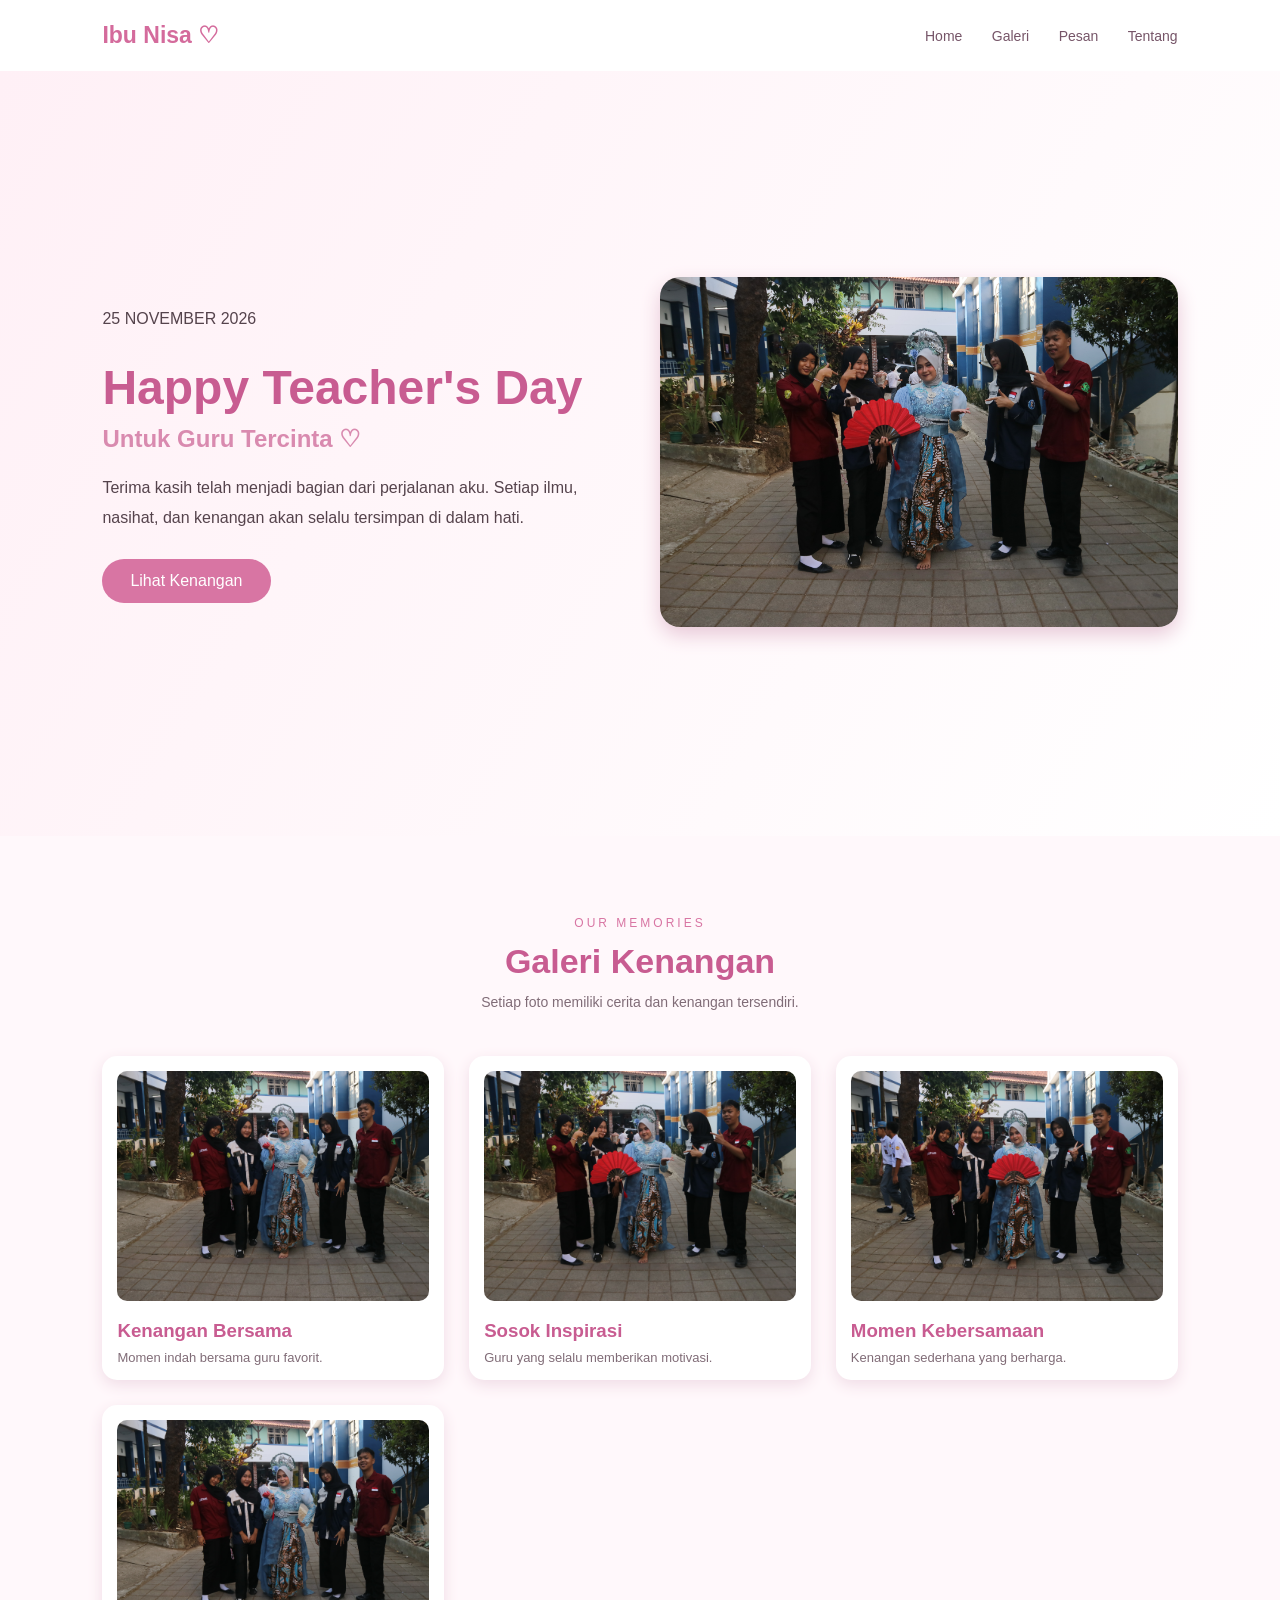
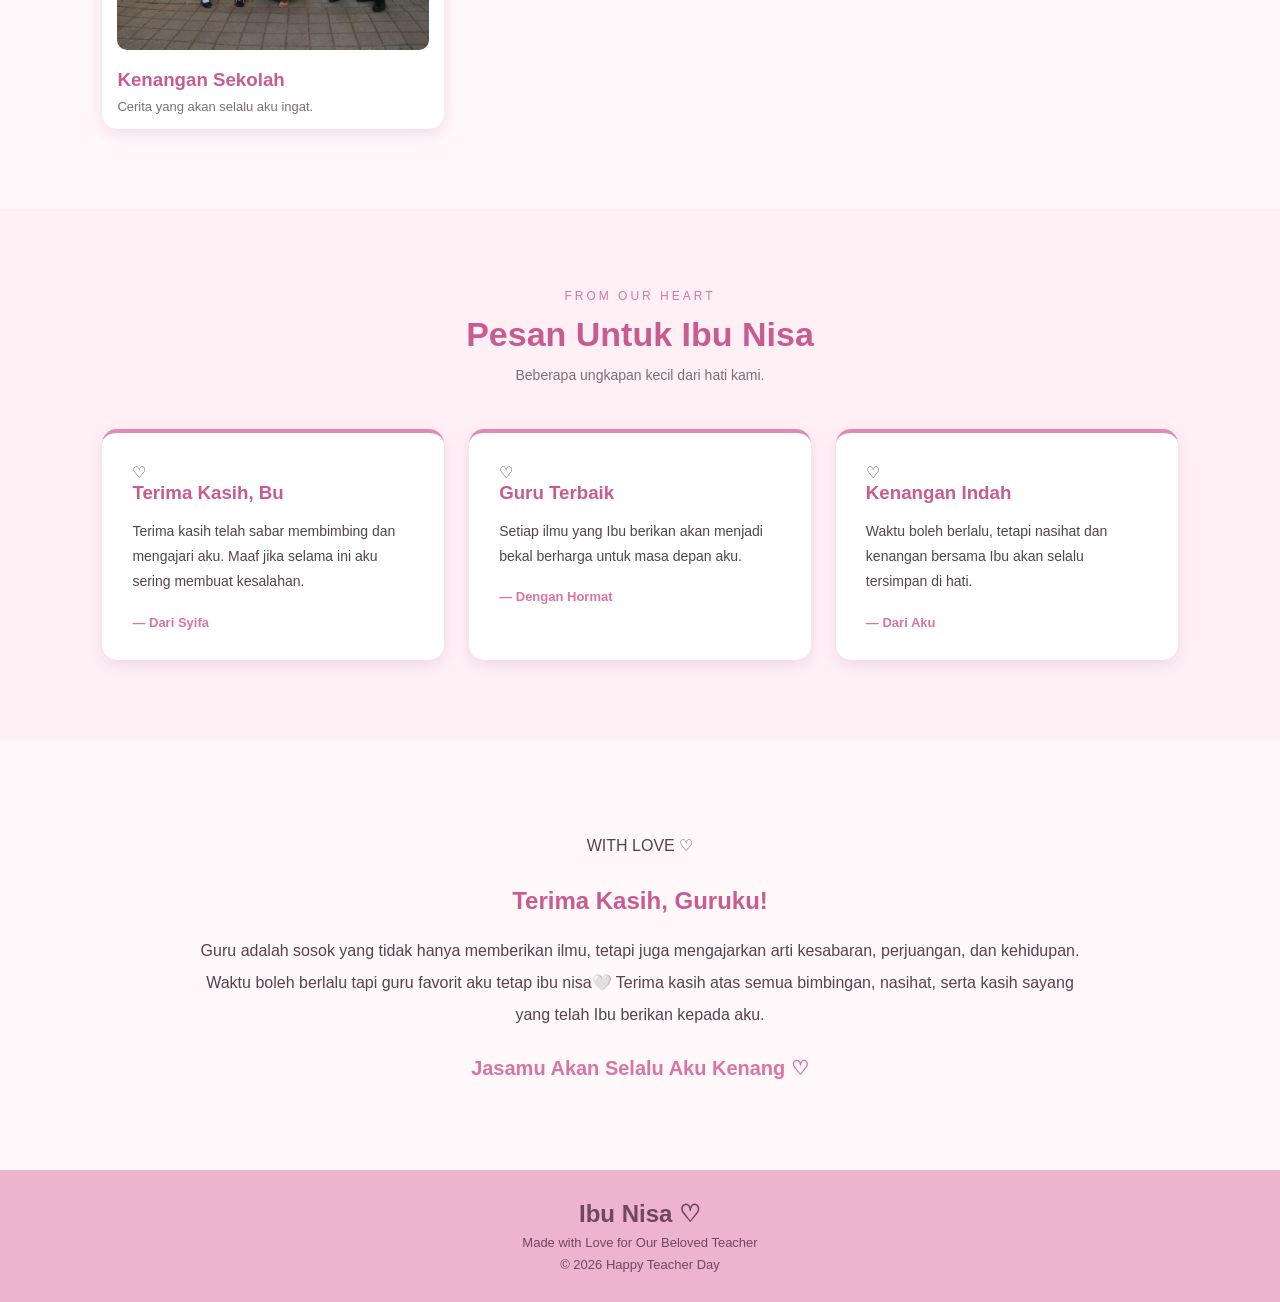
<file: index.html>
<!DOCTYPE html>
<html lang="id">
<head>
    <meta charset="UTF-8">
    <meta name="viewport" content="width=device-width, initial-scale=1.0">

    <title>Happy Teacher Day</title>

    <link rel="stylesheet" href="gurustyle.css?v=2">
</head>

<body>

    <!-- LOVE BERJATUHAN -->
    <div class="love-rain">
        <span>♥</span>
        <span>♡</span>
        <span>♥</span>
        <span>♡</span>
        <span>♥</span>
        <span>♡</span>
        <span>♥</span>
        <span>♡</span>
        <span>♥</span>
        <span>♡</span>
        <span>♥</span>
        <span>♡</span>
        <span>♥</span>
        <span>♡</span>
        <span>♥</span>
        <span>♡</span>
        <span>♥</span>
        <span>♡</span>
        <span>♥</span>
        <span>♡</span>
    </div>

    <!-- NAVBAR -->
    <header>
        <div class="logo">Ibu Nisa ♡</div>

        <nav>
            <a href="#home">Home</a>
            <a href="#galeri">Galeri</a>
            <a href="#pesan">Pesan</a>
            <a href="#tentang">Tentang</a>
        </nav>
    </header>

    <!-- HOME -->
    <section class="home" id="home">

        <div class="home-text">

            <p class="tanggal">25 NOVEMBER 2026</p>

            <h1>Happy Teacher's Day</h1>

            <h2>Untuk Guru Tercinta ♡</h2>

            <p class="deskripsi">
                Terima kasih telah menjadi bagian dari
                perjalanan aku. Setiap ilmu, nasihat,
                dan kenangan akan selalu tersimpan
                di dalam hati.
            </p>

            <a href="#galeri" class="btn">
                Lihat Kenangan
            </a>

        </div>

        <div class="home-image">
            <img src="bu nisa.JPG" alt="Foto bersama Ibu Nisa">
        </div>

    </section>

    <!-- GALERI -->
    <section class="galeri" id="galeri">

        <div class="judul">
            <p>OUR MEMORIES</p>

            <h1>Galeri Kenangan</h1>

            <span>
                Setiap foto memiliki cerita dan kenangan tersendiri.
            </span>
        </div>

        <div class="gallery-container">

            <div class="gallery-card">
                <img src="bu nisa2.JPG" alt="Kenangan pertama">

                <div class="gallery-info">
                    <h3>Kenangan Bersama</h3>
                    <p>Momen indah bersama guru favorit.</p>
                </div>
            </div>

            <div class="gallery-card">
                <img src="bu nisa.JPG" alt="Kenangan kedua">

                <div class="gallery-info">
                    <h3>Sosok Inspirasi</h3>
                    <p>Guru yang selalu memberikan motivasi.</p>
                </div>
            </div>

            <div class="gallery-card">
                <img src="bu nisa3.JPG" alt="Kenangan ketiga">

                <div class="gallery-info">
                    <h3>Momen Kebersamaan</h3>
                    <p>Kenangan sederhana yang berharga.</p>
                </div>
            </div>

             <div class="gallery-card">
                <img src="bu nisa2.JPG" alt="Kenangan keempat">

                <div class="gallery-info">
                    <h3>Kenangan Sekolah</h3>
                    <p>Cerita yang akan selalu aku ingat.</p>
                </div>
        </div>

        </div>

    </section>

    <!-- PESAN -->
    <section class="pesan" id="pesan">

        <div class="judul">
            <p>FROM OUR HEART</p>

            <h1>Pesan Untuk Ibu Nisa</h1>

            <span>
                Beberapa ungkapan kecil dari hati kami.
            </span>
        </div>

        <div class="pesan-container">

            <div class="pesan-card">
                <div class="love-icon">♡</div>

                <h3>Terima Kasih, Bu</h3>

                <p>
                    Terima kasih telah sabar membimbing
                    dan mengajari aku. Maaf jika selama
                    ini aku sering membuat kesalahan.
                </p>

                <h4>— Dari Syifa</h4>
            </div>

            <div class="pesan-card">
                <div class="love-icon">♡</div>

                <h3>Guru Terbaik</h3>

                <p>
                    Setiap ilmu yang Ibu berikan akan
                    menjadi bekal berharga untuk
                    masa depan aku.
                </p>

                <h4>— Dengan Hormat</h4>
            </div>

            <div class="pesan-card">
                <div class="love-icon">♡</div>

                <h3>Kenangan Indah</h3>

                <p>
                    Waktu boleh berlalu, tetapi nasihat
                    dan kenangan bersama Ibu akan
                    selalu tersimpan di hati.
                </p>

                <h4>— Dari Aku</h4>
            </div>

        </div>

    </section>

    <!-- TENTANG -->
    <section class="tentang" id="tentang">

        <div class="tentang-content">

            <p>WITH LOVE ♡</p>

            <h1>Terima Kasih, Guruku!</h1>

            <p class="tentang-text">
                Guru adalah sosok yang tidak hanya
                memberikan ilmu, tetapi juga mengajarkan
                arti kesabaran, perjuangan, dan kehidupan.

                Waktu boleh berlalu tapi guru favorit aku tetap ibu nisa🤍
              
                Terima kasih atas semua bimbingan,
                nasihat, serta kasih sayang yang telah
                Ibu berikan kepada aku.
              
            </p>

            <h2>Jasamu Akan Selalu Aku Kenang ♡</h2>

        </div>

    </section>

    <!-- FOOTER -->
    <footer>

        <h2>Ibu Nisa ♡</h2>

        <p>Made with Love for Our Beloved Teacher</p>

        <p>© 2026 Happy Teacher Day</p>

    </footer>

</body>
</html>
</file>
<file: gurustyle.css>
/* RESET */
* {
    margin: 0;
    padding: 0;
    box-sizing: border-box;
    font-family: 'Poppins', Arial, sans-serif;
    scroll-behavior: smooth;
}

body {
    background-color: #fff8fb;
    color: #55434c;
}

/* NAVBAR */
header {
    display: flex;
    justify-content: space-between;
    align-items: center;
    padding: 22px 8%;
    background-color: #ffffff;
    box-shadow: 0 2px 10px #f2dce6;
}

.logo {
    font-size: 23px;
    font-weight: bold;
    color: #d46b9c;
}

nav a {
    text-decoration: none;
    color: #765568;
    margin-left: 25px;
    font-size: 14px;
    transition: 0.3s;
}

nav a:hover {
    color: #e47aa9;
}

/* HOME */
.home {
    min-height: 85vh;
    display: flex;
    align-items: center;
    justify-content: space-between;
    padding: 60px 8%;
    gap: 40px;
    background: linear-gradient(
        120deg, #fff0f6, #ffffff
    );
}

.home-text {
    flex: 1;
}

.subtitle {
    color: #d46b9c;
    letter-spacing: 3px;
    font-size: 13px;
    margin-bottom: 18px;
}

.home-text h1 {
    font-size: 48px;
    color: #c85c91;
    margin-bottom: 10px;
}

.home-text h2 {
    color: #d98aaf;
    margin-bottom: 20px;
}

.home-text p {
    line-height: 1.9;
    margin-bottom: 25px;
}

.btn {
    display: inline-block;
    padding: 13px 28px;
    background-color: #d875a3;
    color: white;
    border-radius: 30px;
    text-decoration: none;
    transition: 0.3s;
}

.btn:hover {
    background-color: #b94d80;
}

.home-image {
    flex: 1;
}

.home-image img {
    width: 100%;
    height: 350px;
    object-fit: cover;
    border-radius: 20px;
    box-shadow: 0 8px 20px #e8c8d7;
}

/* JUDUL SECTION */
.judul {
    text-align: center;
    margin-bottom: 45px;
}

.judul p {
    color: #d875a3;
    letter-spacing: 3px;
    font-size: 12px;
}

.judul h1 {
    font-size: 34px;
    color: #c85c91;
    margin: 12px 0;
}

.judul span {
    color: #806c77;
    font-size: 14px;
}

/* GALERI */
.galeri {
    padding: 80px 8%;
}

.gallery-container {
    display: grid;
    grid-template-columns: repeat(3, 1fr);
    gap: 25px;
}

.gallery-card {
    background-color: white;
    padding: 15px;
    border-radius: 15px;
    box-shadow: 0 5px 15px #f0dce6;
    transition: 0.3s;
}

.gallery-card:hover {
    transform: translateY(-8px);
}

.gallery-card img {
    width: 100%;
    height: 230px;
    object-fit: cover;
    border-radius: 10px;
}

.gallery-card h3 {
    color: #c85c91;
    margin: 15px 0 8px;
}

.gallery-card p {
    font-size: 13px;
    color: #806c77;
}

/* PESAN */
.pesan {
    padding: 80px 8%;
    background-color: #fff0f6;
}

.pesan-container {
    display: grid;
    grid-template-columns: repeat(3, 1fr);
    gap: 25px;
}

.pesan-card {
    background-color: white;
    padding: 30px;
    border-radius: 15px;
    box-shadow: 0 5px 15px #efd8e3;
    border-top: 4px solid #df8bb2;
}

.pesan-card h3 {
    color: #c85c91;
    margin-bottom: 15px;
}

.pesan-card p {
    font-size: 14px;
    line-height: 1.8;
}

.pesan-card h4 {
    color: #d875a3;
    margin-top: 20px;
    font-size: 13px;
}

/* TENTANG */
.tentang {
    text-align: center;
    padding: 90px 15%;
}

.tentang h1 {
    color: #c85c91;
    margin-bottom: 20px;
}

.tentang p {
    line-height: 2;
    margin-bottom: 25px;
}

.tentang h2 {
    color: #d875a3;
    font-size: 20px;
}

/* FOOTER */
footer {
    text-align: center;
    padding: 30px;
    background-color: #eeb4ce;
    color: #70475c;
}

footer h3 {
    margin-bottom: 10px;
}

footer p {
    font-size: 13px;
    margin-top: 7px;
}

/* RESPONSIVE */
@media (max-width: 768px) {

    header {
        flex-direction: column;
        gap: 15px;
    }

    nav a {
        margin: 0 7px;
        font-size: 12px;
    }

    .home {
        flex-direction: column;
        text-align: center;
    }

    .home-text h1 {
        font-size: 34px;
    }

    .home-image img {
        height: 250px;
    }

    .gallery-container,
    .pesan-container {
        grid-template-columns: 1fr;
    }

    .judul h1 {
        font-size: 27px;
    }

    .tentang {
        padding: 65px 8%;
    }
}

/* ANIMASI LOVE BERJATUHAN */

.love-rain {
    position: fixed;
    top: 0;
    left: 0;
    width: 100%;
    height: 100vh;
    overflow: hidden;
    pointer-events: none;
    z-index: 99999;
}

.love-rain span {
    position: absolute;
    top: -50px;
    color: #e75480;
    font-size: 25px;
    animation: loveJatuh 6s linear infinite;
    opacity: 0;
}

/* Posisi love */
.love-rain span:nth-child(1) { left: 5%; animation-delay: 0s; }
.love-rain span:nth-child(2) { left: 15%; animation-delay: 2s; }
.love-rain span:nth-child(3) { left: 25%; animation-delay: 1s; }
.love-rain span:nth-child(4) { left: 35%; animation-delay: 3s; }
.love-rain span:nth-child(5) { left: 45%; animation-delay: 1.5s; }
.love-rain span:nth-child(6) { left: 55%; animation-delay: 4s; }
.love-rain span:nth-child(7) { left: 65%; animation-delay: 2.5s; }
.love-rain span:nth-child(8) { left: 75%; animation-delay: 0.5s; }
.love-rain span:nth-child(9) { left: 85%; animation-delay: 3.5s; }
.love-rain span:nth-child(10) { left: 95%; animation-delay: 5s; }
.love-rain span:nth-child(11) { left: 10%; animation-delay: 4.5s; }
.love-rain span:nth-child(12) { left: 30%; animation-delay: 5.5s; }
.love-rain span:nth-child(13) { left: 50%; animation-delay: 3s; }
.love-rain span:nth-child(14) { left: 70%; animation-delay: 1s; }
.love-rain span:nth-child(15) { left: 90%; animation-delay: 2s; }
.love-rain span:nth-child(16) { left: 20%; animation-delay: 6s; }
.love-rain span:nth-child(17) { left: 40%; animation-delay: 4s; }
.love-rain span:nth-child(18) { left: 60%; animation-delay: 5s; }
.love-rain span:nth-child(19) { left: 80%; animation-delay: 3s; }
.love-rain span:nth-child(20) { left: 98%; animation-delay: 6.5s; }

/* Gerakan jatuh */
@keyframes loveJatuh {
    0% {
        transform: translateY(0) rotate(0deg);
        opacity: 0;
    }

    10% {
        opacity: 1;
    }

    90% {
        opacity: 1;
    }

    100% {
        transform: translateY(110vh) rotate(360deg);
        opacity: 0;
    }
}
</file>
